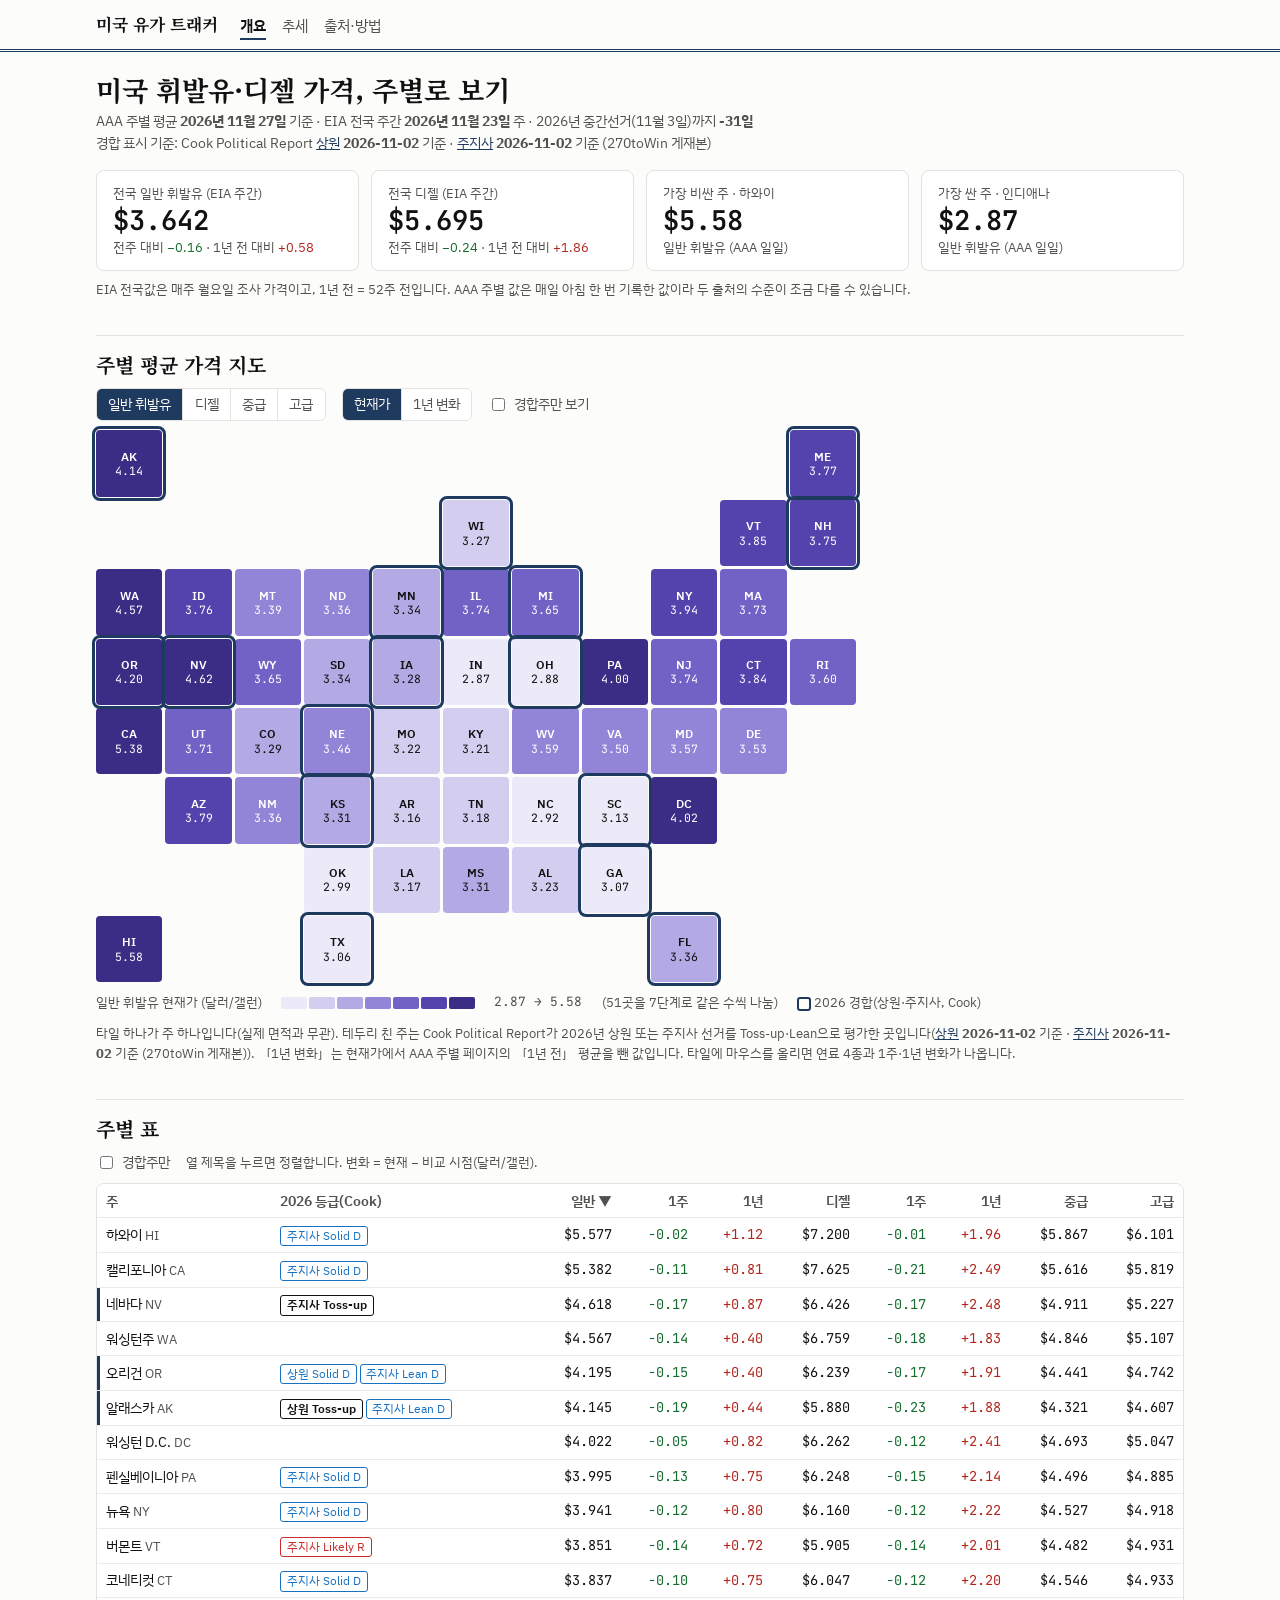
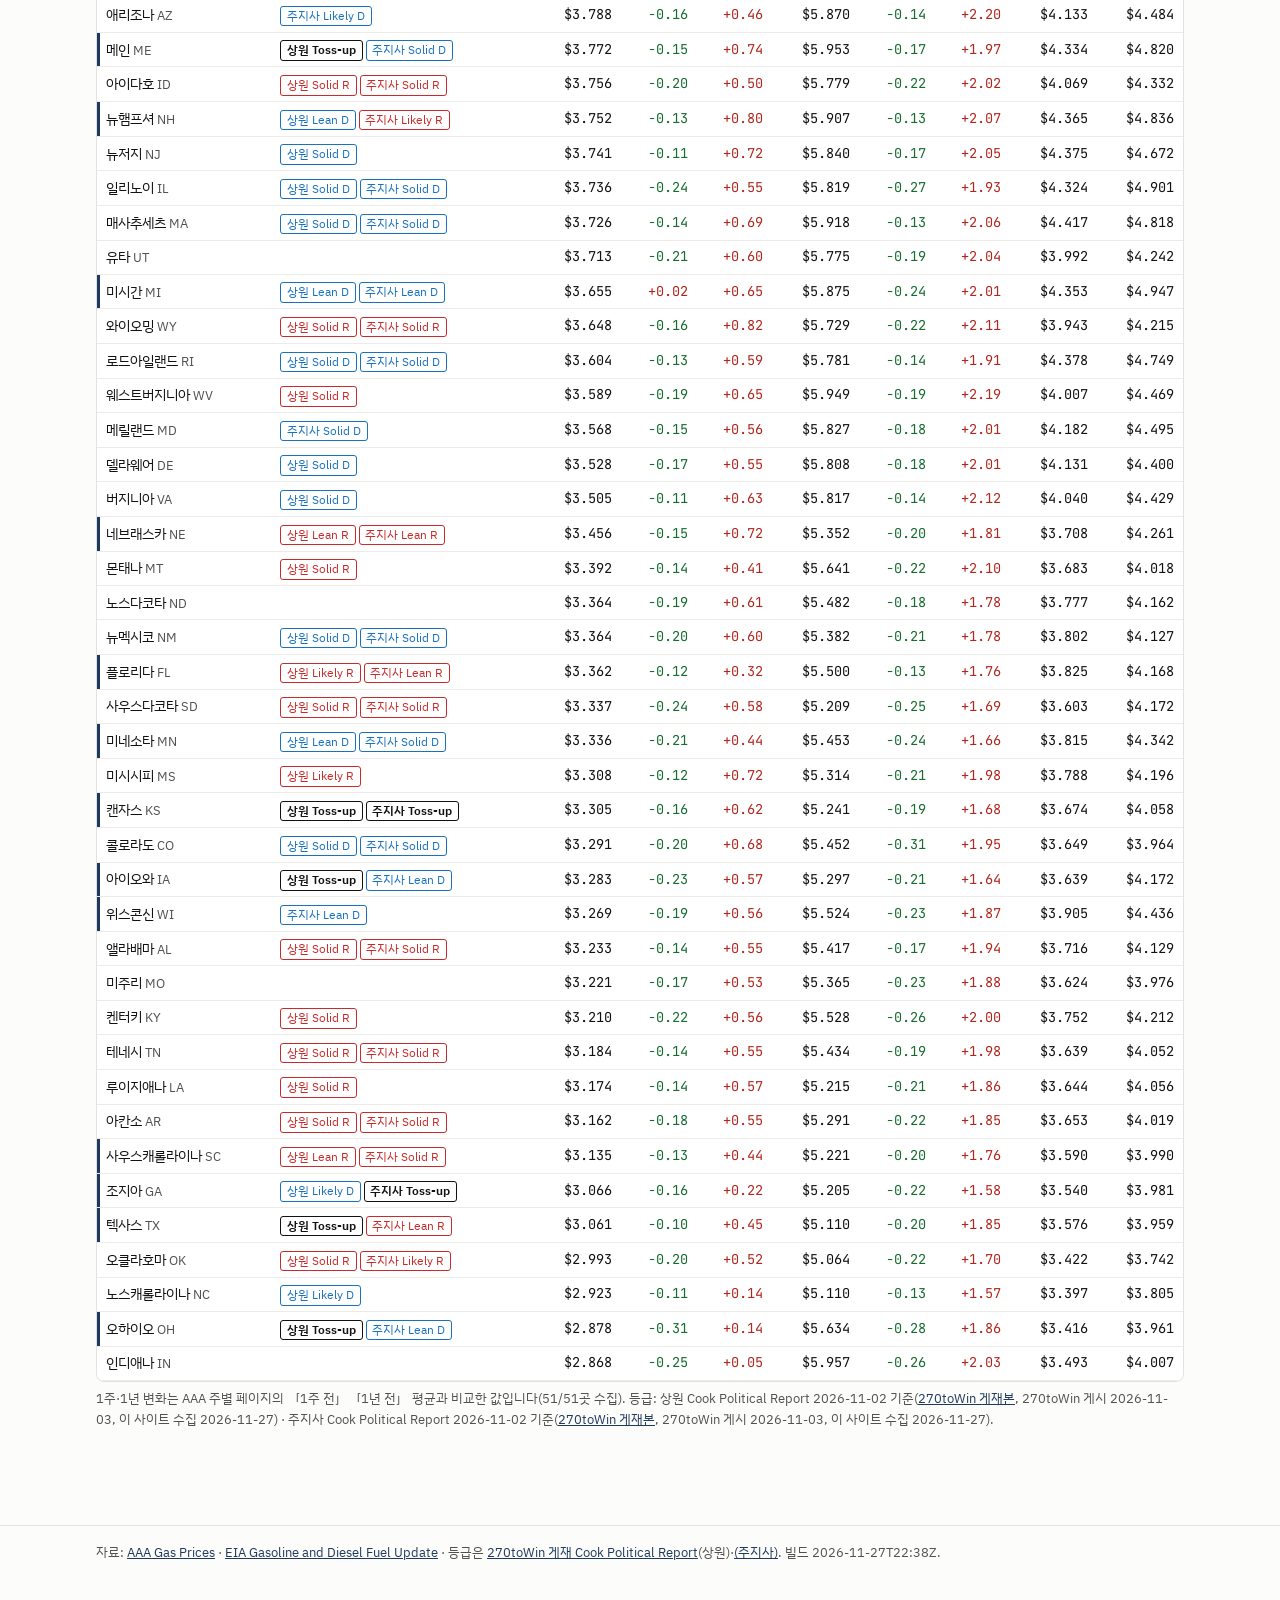
<file: index.html>
<!doctype html>
<html lang="ko">
<head>
<meta charset="utf-8">
<meta name="viewport" content="width=device-width, initial-scale=1">
<title>미국 유가 트래커</title>
<meta name="description" content="미국 50개 주와 워싱턴 D.C.의 휘발유·디젤 평균 가격 — AAA 일일·EIA 주간, 2026 중간선거 경합주 표시">
<link rel="preconnect" href="https://fonts.googleapis.com">
<link rel="stylesheet" href="https://fonts.googleapis.com/css2?family=IBM+Plex+Sans+KR:wght@400;600&family=JetBrains+Mono:wght@400;600&family=Noto+Serif+KR:wght@600;700&display=swap">
<link rel="stylesheet" href="assets/style.css">
</head>
<body>
<header class="top"><div class="wrap">
  <a class="brand" href="./">미국 유가 트래커</a>
  <nav><a href="./" aria-current="page">개요</a><a href="trends.html">추세</a><a href="about.html">출처·방법</a></nav>
</div></header>

<main class="wrap">
  <h1>미국 휘발유·디젤 가격, 주별로 보기</h1>
  <p class="dateline" id="dateline">불러오는 중…</p>

  <div class="kpis" id="kpis"></div>
  <p class="note" id="kpi-note"></p>

  <h2>주별 평균 가격 지도</h2>
  <div class="controls">
    <div class="seg" id="fuel-seg" role="group" aria-label="연료">
      <button data-f="regular" aria-pressed="true">일반 휘발유</button>
      <button data-f="diesel" aria-pressed="false">디젤</button>
      <button data-f="mid_grade" aria-pressed="false">중급</button>
      <button data-f="premium" aria-pressed="false">고급</button>
    </div>
    <div class="seg" id="metric-seg" role="group" aria-label="지도 값">
      <button data-m="price" aria-pressed="true">현재가</button>
      <button data-m="change" aria-pressed="false">1년 변화</button>
    </div>
    <label class="chk"><input type="checkbox" id="comp-only"> 경합주만 보기</label>
  </div>
  <div class="tilemap" id="tilemap" aria-label="주별 가격 타일 지도"></div>
  <div class="legend" id="legend"></div>
  <p class="note">타일 하나가 주 하나입니다(실제 면적과 무관). 테두리 친 주는 Cook Political Report가 2026년 상원 또는 주지사 선거를 Toss-up·Lean으로 평가한 곳입니다(<span id="map-rdate"></span>). 「1년 변화」는 현재가에서 AAA 주별 페이지의 「1년 전」 평균을 뺀 값입니다. 타일에 마우스를 올리면 연료 4종과 1주·1년 변화가 나옵니다.</p>

  <h2>주별 표</h2>
  <div class="controls"><label class="chk"><input type="checkbox" id="table-comp-only"> 경합주만</label>
    <span class="small muted">열 제목을 누르면 정렬합니다. 변화 = 현재 − 비교 시점(달러/갤런).</span></div>
  <div class="tablewrap"><table class="data" id="tbl"></table></div>
  <p class="note" id="tbl-note"></p>
</main>

<footer><div class="wrap" id="foot"></div></footer>
<script src="assets/common.js"></script>
<script src="assets/overview.js"></script>
</body>
</html>
</file>
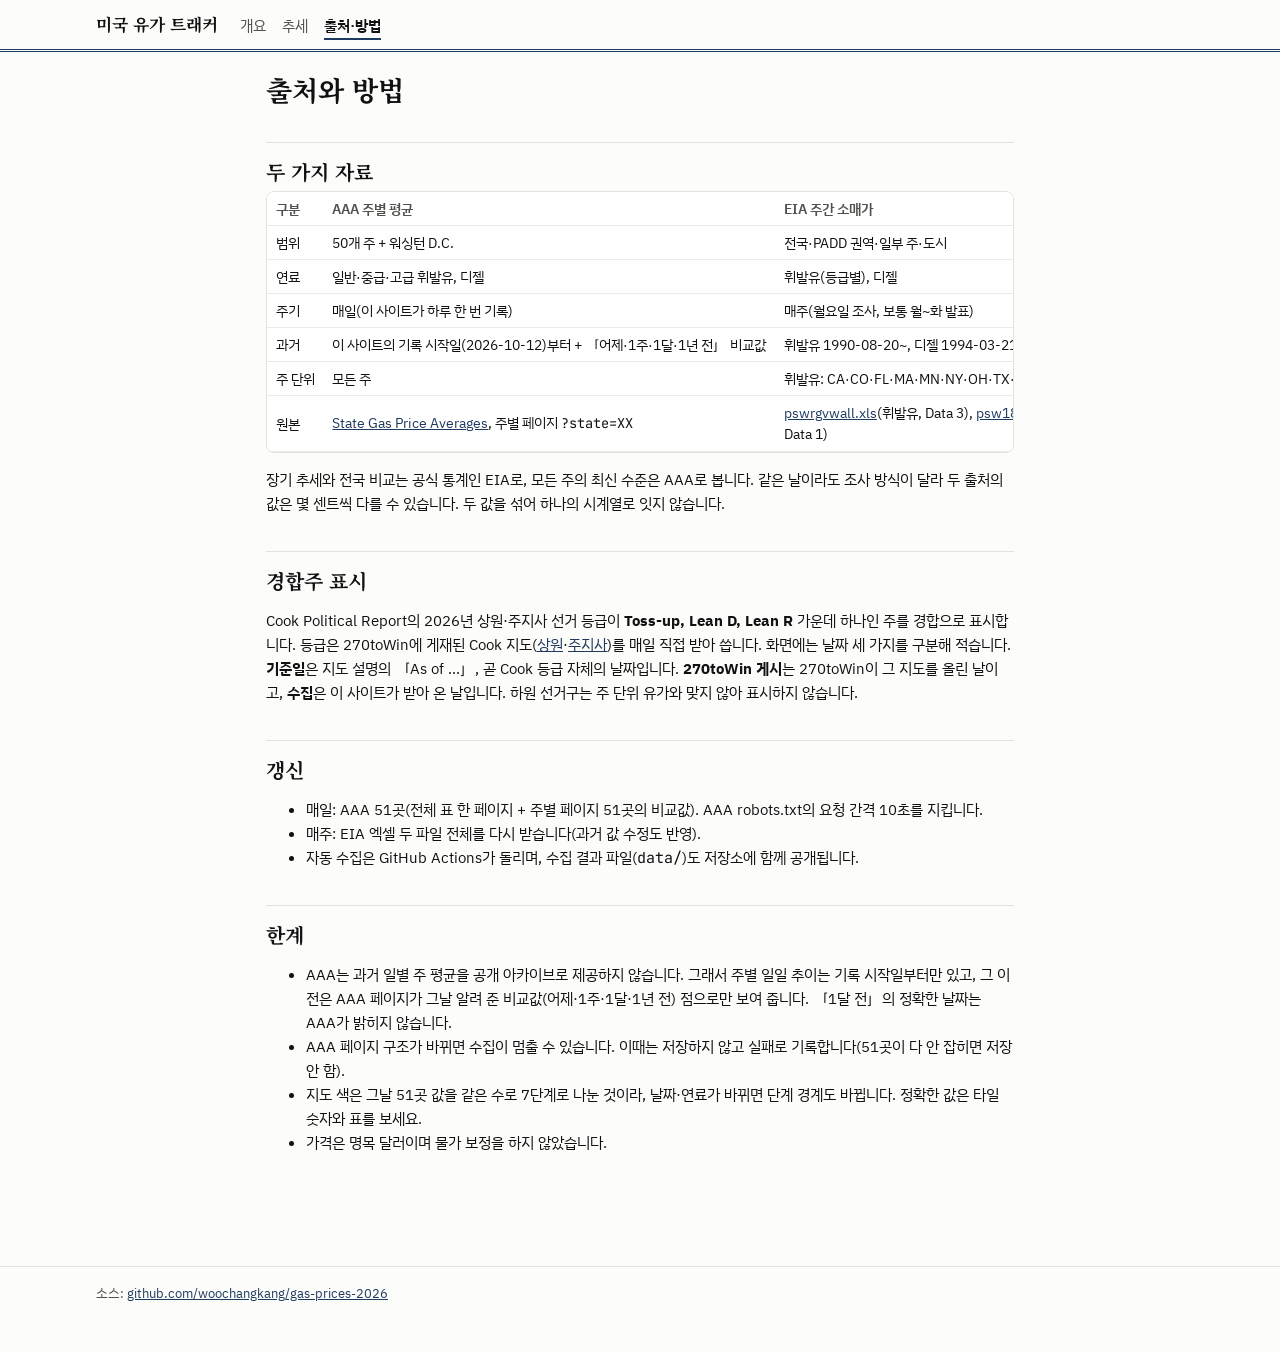
<file: about.html>
<!doctype html>
<html lang="ko">
<head>
<meta charset="utf-8">
<meta name="viewport" content="width=device-width, initial-scale=1">
<title>출처와 방법</title>
<meta name="description" content="미국 유가 트래커의 자료 출처, 수집 방식, 정의와 한계">
<link rel="preconnect" href="https://fonts.googleapis.com">
<link rel="stylesheet" href="https://fonts.googleapis.com/css2?family=IBM+Plex+Sans+KR:wght@400;600&family=JetBrains+Mono:wght@400;600&family=Noto+Serif+KR:wght@600;700&display=swap">
<link rel="stylesheet" href="assets/style.css">
</head>
<body>
<header class="top"><div class="wrap">
  <a class="brand" href="./">미국 유가 트래커</a>
  <nav><a href="./">개요</a><a href="trends.html">추세</a><a href="about.html" aria-current="page">출처·방법</a></nav>
</div></header>

<main class="wrap" style="max-width:780px">
  <h1>출처와 방법</h1>

  <h2>두 가지 자료</h2>
  <div class="tablewrap"><table class="data">
    <thead><tr><th>구분</th><th>AAA 주별 평균</th><th>EIA 주간 소매가</th></tr></thead>
    <tbody>
      <tr><td>범위</td><td>50개 주 + 워싱턴 D.C.</td><td>전국·PADD 권역·일부 주·도시</td></tr>
      <tr><td>연료</td><td>일반·중급·고급 휘발유, 디젤</td><td>휘발유(등급별), 디젤</td></tr>
      <tr><td>주기</td><td>매일(이 사이트가 하루 한 번 기록)</td><td>매주(월요일 조사, 보통 월~화 발표)</td></tr>
      <tr><td>과거</td><td>이 사이트의 기록 시작일(2026-10-12)부터 + 「어제·1주·1달·1년 전」 비교값</td><td>휘발유 1990-08-20~, 디젤 1994-03-21~</td></tr>
      <tr><td>주 단위</td><td>모든 주</td><td>휘발유: CA·CO·FL·MA·MN·NY·OH·TX·WA 9곳 / 디젤: CA뿐</td></tr>
      <tr><td>원본</td><td style="white-space:normal"><a href="https://gasprices.aaa.com/state-gas-price-averages/">State Gas Price Averages</a>, 주별 페이지 <span class="mono">?state=XX</span></td>
        <td style="white-space:normal"><a href="https://www.eia.gov/petroleum/gasdiesel/xls/pswrgvwall.xls">pswrgvwall.xls</a>(휘발유, Data 3), <a href="https://www.eia.gov/petroleum/gasdiesel/xls/psw18vwall.xls">psw18vwall.xls</a>(디젤, Data 1)</td></tr>
    </tbody>
  </table></div>
  <p>장기 추세와 전국 비교는 공식 통계인 EIA로, 모든 주의 최신 수준은 AAA로 봅니다. 같은 날이라도 조사 방식이 달라 두 출처의 값은 몇 센트씩 다를 수 있습니다. 두 값을 섞어 하나의 시계열로 잇지 않습니다.</p>

  <h2>경합주 표시</h2>
  <p>Cook Political Report의 2026년 상원·주지사 선거 등급이 <b>Toss-up, Lean D, Lean R</b> 가운데 하나인 주를 경합으로 표시합니다. 등급은 270toWin에 게재된 Cook 지도(<a href="https://www.270towin.com/2026-senate-election/cook-political-report-2026-senate">상원</a>·<a href="https://www.270towin.com/2026-governor-election/cook-political-report-2026-governor">주지사</a>)를 매일 직접 받아 씁니다. 화면에는 날짜 세 가지를 구분해 적습니다. <b>기준일</b>은 지도 설명의 「As of …」, 곧 Cook 등급 자체의 날짜입니다. <b>270toWin 게시</b>는 270toWin이 그 지도를 올린 날이고, <b>수집</b>은 이 사이트가 받아 온 날입니다. 하원 선거구는 주 단위 유가와 맞지 않아 표시하지 않습니다.</p>

  <h2>갱신</h2>
  <ul>
    <li>매일: AAA 51곳(전체 표 한 페이지 + 주별 페이지 51곳의 비교값). AAA robots.txt의 요청 간격 10초를 지킵니다.</li>
    <li>매주: EIA 엑셀 두 파일 전체를 다시 받습니다(과거 값 수정도 반영).</li>
    <li>자동 수집은 GitHub Actions가 돌리며, 수집 결과 파일(<span class="mono">data/</span>)도 저장소에 함께 공개됩니다.</li>
  </ul>

  <h2>한계</h2>
  <ul>
    <li>AAA는 과거 일별 주 평균을 공개 아카이브로 제공하지 않습니다. 그래서 주별 일일 추이는 기록 시작일부터만 있고, 그 이전은 AAA 페이지가 그날 알려 준 비교값(어제·1주·1달·1년 전) 점으로만 보여 줍니다. 「1달 전」의 정확한 날짜는 AAA가 밝히지 않습니다.</li>
    <li>AAA 페이지 구조가 바뀌면 수집이 멈출 수 있습니다. 이때는 저장하지 않고 실패로 기록합니다(51곳이 다 안 잡히면 저장 안 함).</li>
    <li>지도 색은 그날 51곳 값을 같은 수로 7단계로 나눈 것이라, 날짜·연료가 바뀌면 단계 경계도 바뀝니다. 정확한 값은 타일 숫자와 표를 보세요.</li>
    <li>가격은 명목 달러이며 물가 보정을 하지 않았습니다.</li>
  </ul>
</main>
<footer><div class="wrap">소스: <a href="https://github.com/woochangkang/gas-prices-2026">github.com/woochangkang/gas-prices-2026</a></div></footer>
</body>
</html>
</file>
<file: assets/style.css>
/* 색·서체는 campaign-tracker·us_elections와 같게: 남색 #1f3a5f, 민주 #1971c2, 공화 #c92a2a */
:root {
  color-scheme: light;
  --bg: #fcfcfb; --surface: #ffffff; --line: #e3e2de; --grid: #ecebe7;
  --ink: #111111; --ink-2: #52514e; --ink-3: #8a8984;
  --brand: #1f3a5f; --dem: #1971c2; --rep: #c92a2a; --ring: #1f3a5f;
  --s1: #ece9f8; --s2: #d3cdf0; --s3: #b3a9e4; --s4: #9284d6; --s5: #7262c6; --s6: #5443ad; --s7: #3b2d86;
  --gas: #2a78d6; --diesel: #eb6834; --c3: #1baf7a; --c4: #e87ba4;
  --up: #b3261e; --down: #146c2e;
}
@media (prefers-color-scheme: dark) {
  :root:not([data-theme="light"]) {
    color-scheme: dark;
    --bg: #161615; --surface: #1f1f1e; --line: #393936; --grid: #2c2c2a;
    --ink: #f4f4f2; --ink-2: #c3c2b7; --ink-3: #8f8e88;
    --brand: #9db8dc; --dem: #5c9ce6; --rep: #e66767; --ring: #e9e6da;
    --s1: #2a2640; --s2: #3a3366; --s3: #4c4190; --s4: #6152b5; --s5: #7c6dd0; --s6: #9c90e0; --s7: #c3bbf0;
    --gas: #3987e5; --diesel: #d95926; --c3: #199e70; --c4: #d55181;
    --up: #ff8a80; --down: #6fcf8a;
  }
}
:root[data-theme="dark"] {
  color-scheme: dark;
  --bg: #161615; --surface: #1f1f1e; --line: #393936; --grid: #2c2c2a;
  --ink: #f4f4f2; --ink-2: #c3c2b7; --ink-3: #8f8e88;
  --brand: #9db8dc; --dem: #5c9ce6; --rep: #e66767; --ring: #e9e6da;
  --s1: #2a2640; --s2: #3a3366; --s3: #4c4190; --s4: #6152b5; --s5: #7c6dd0; --s6: #9c90e0; --s7: #c3bbf0;
  --gas: #3987e5; --diesel: #d95926; --c3: #199e70; --c4: #d55181;
  --up: #ff8a80; --down: #6fcf8a;
}

* { box-sizing: border-box; }
html { -webkit-text-size-adjust: 100%; }
body {
  margin: 0; background: var(--bg); color: var(--ink);
  font: 15px/1.6 "IBM Plex Sans KR", system-ui, sans-serif;
}
a { color: var(--brand); }
h1, h2, h3 { font-family: "Noto Serif KR", serif; line-height: 1.3; }
h1 { font-size: 1.7rem; margin: 0 0 .2rem; }
h2 { font-size: 1.25rem; margin: 2.2rem 0 .4rem; padding-top: 1rem; border-top: 1px solid var(--line); }
.mono { font-family: "JetBrains Mono", ui-monospace, monospace; font-variant-numeric: tabular-nums; }
.wrap { max-width: 1120px; margin: 0 auto; padding: 0 16px 48px; }
.muted { color: var(--ink-2); }
.small { font-size: .82rem; }

/* 머리띠 */
.top { border-bottom: 3px double var(--brand); margin-bottom: 1.2rem; }
.top .wrap { padding-bottom: .6rem; display: flex; flex-wrap: wrap; align-items: baseline; gap: .4rem 1.4rem; }
.brand { font-family: "Noto Serif KR", serif; font-weight: 700; font-size: 1.05rem; color: var(--ink); text-decoration: none; padding-top: .7rem; }
nav { display: flex; gap: 1rem; flex-wrap: wrap; }
nav a { color: var(--ink-2); text-decoration: none; font-size: .92rem; padding-top: .7rem; }
nav a[aria-current="page"] { color: var(--ink); font-weight: 600; border-bottom: 2px solid var(--brand); }
.dateline { font-size: .85rem; color: var(--ink-2); margin: 0 0 1rem; }

/* KPI */
.kpis { display: grid; grid-template-columns: repeat(auto-fit, minmax(200px, 1fr)); gap: 12px; margin: 1rem 0 .5rem; }
.kpi { background: var(--surface); border: 1px solid var(--line); border-radius: 8px; padding: .8rem 1rem; }
.kpi .lab { font-size: .82rem; color: var(--ink-2); }
.kpi .val { font-family: "JetBrains Mono", monospace; font-size: 1.7rem; font-weight: 600; line-height: 1.2; }
.kpi .sub { font-size: .8rem; color: var(--ink-2); }
.up { color: var(--up); } .down { color: var(--down); }

/* 조작 줄 */
.controls { display: flex; flex-wrap: wrap; gap: .5rem 1rem; align-items: center; margin: .6rem 0; }
.seg { display: inline-flex; border: 1px solid var(--line); border-radius: 6px; overflow: hidden; }
.seg button { border: 0; background: var(--surface); color: var(--ink-2); padding: .3rem .7rem; font: inherit; font-size: .85rem; cursor: pointer; }
.seg button + button { border-left: 1px solid var(--line); }
.seg button[aria-pressed="true"] { background: var(--brand); color: var(--bg); }
label.chk { font-size: .88rem; color: var(--ink-2); display: inline-flex; gap: .35rem; align-items: center; cursor: pointer; }
select { font: inherit; font-size: .88rem; padding: .25rem .4rem; background: var(--surface); color: var(--ink); border: 1px solid var(--line); border-radius: 6px; }

/* 타일 지도 */
.tilemap { display: grid; grid-template-columns: repeat(11, minmax(0, 1fr)); gap: 3px; max-width: 760px; }
.tile {
  aspect-ratio: 1 / 1; border-radius: 4px; display: flex; flex-direction: column; align-items: center; justify-content: center;
  font-size: clamp(.5rem, 1.5vw, .78rem); line-height: 1.15; cursor: default; position: relative; border: 2px solid transparent;
}
.tile .st { font-weight: 600; }
.tile .pr { font-family: "JetBrains Mono", monospace; font-size: .92em; }
.tile.comp { outline: 3px solid var(--ring); outline-offset: 1px; z-index: 1; }
.tile.dim { opacity: .25; }
.legend { display: flex; flex-wrap: wrap; gap: .3rem 1.2rem; align-items: center; font-size: .8rem; color: var(--ink-2); margin: .6rem 0; }
.legend .ramp { display: inline-flex; gap: 2px; vertical-align: middle; }
.legend .ramp span { width: 26px; height: 12px; border-radius: 2px; display: inline-block; }
.legend .ringkey { width: 14px; height: 14px; border: 2px solid var(--ring); border-radius: 3px; display: inline-block; vertical-align: middle; }

/* 툴팁 */
.tip { position: fixed; pointer-events: none; z-index: 10; background: var(--surface); color: var(--ink); border: 1px solid var(--line);
  border-radius: 6px; padding: .5rem .7rem; font-size: .8rem; box-shadow: 0 4px 16px rgba(0,0,0,.15); max-width: 280px; display: none; }
.tip table { border-collapse: collapse; }
.tip td { padding: 0 .4rem 0 0; }
.tip td.n { text-align: right; font-family: "JetBrains Mono", monospace; }

/* 표 */
.tablewrap { overflow-x: auto; border: 1px solid var(--line); border-radius: 8px; background: var(--surface); }
table.data { border-collapse: collapse; width: 100%; font-size: .85rem; }
table.data th, table.data td { padding: .35rem .55rem; border-bottom: 1px solid var(--grid); white-space: nowrap; }
table.data th { text-align: left; font-weight: 600; color: var(--ink-2); background: var(--surface); position: sticky; top: 0; cursor: pointer; user-select: none; }
table.data th.n, table.data td.n { text-align: right; }
table.data td.n { font-family: "JetBrains Mono", monospace; }
table.data th[aria-sort="ascending"]::after { content: " ▲"; }
table.data th[aria-sort="descending"]::after { content: " ▼"; }
table.data tr.comp td:first-child { box-shadow: inset 3px 0 0 var(--ring); }
.badge { display: inline-block; font-size: .72rem; padding: 0 .35rem; border-radius: 3px; border: 1px solid var(--line); color: var(--ink-2); margin-right: .2rem; }
.badge.d { color: var(--dem); border-color: currentColor; }
.badge.r { color: var(--rep); border-color: currentColor; }
.badge.t { color: var(--ink); border-color: var(--ink); font-weight: 600; }

/* 그림 */
.chartbox { background: var(--surface); border: 1px solid var(--line); border-radius: 8px; padding: .8rem; }
.chartbox .cv { position: relative; height: 360px; }
.note { font-size: .8rem; color: var(--ink-2); margin: .4rem 0 0; }
.callout { border-left: 3px solid var(--brand); background: var(--surface); padding: .6rem .9rem; margin: 1rem 0; font-size: .9rem; }
footer { border-top: 1px solid var(--line); margin-top: 3rem; padding-top: 1rem; font-size: .8rem; color: var(--ink-2); }

@media (max-width: 600px) {
  h1 { font-size: 1.35rem; }
  .chartbox .cv { height: 280px; }
  .tile .pr { display: none; }
}

/* 타일 글자색: 밝은 단계엔 짙은 글자, 짙은 단계엔 흰 글자 (모드별로 경계가 다름) */
.tile { color: #ffffff; }
.tile[data-b="0"], .tile[data-b="1"], .tile[data-b="2"] { color: #111111; }
.tile[data-b="na"] { background: var(--grid); color: var(--ink-2); }
@media (prefers-color-scheme: dark) {
  :root:not([data-theme="light"]) .tile[data-b="0"], :root:not([data-theme="light"]) .tile[data-b="1"],
  :root:not([data-theme="light"]) .tile[data-b="2"] { color: #ffffff; }
  :root:not([data-theme="light"]) .tile[data-b="5"], :root:not([data-theme="light"]) .tile[data-b="6"] { color: #111111; }
}
:root[data-theme="dark"] .tile[data-b="0"], :root[data-theme="dark"] .tile[data-b="1"], :root[data-theme="dark"] .tile[data-b="2"] { color: #ffffff; }
:root[data-theme="dark"] .tile[data-b="5"], :root[data-theme="dark"] .tile[data-b="6"] { color: #111111; }
</file>
